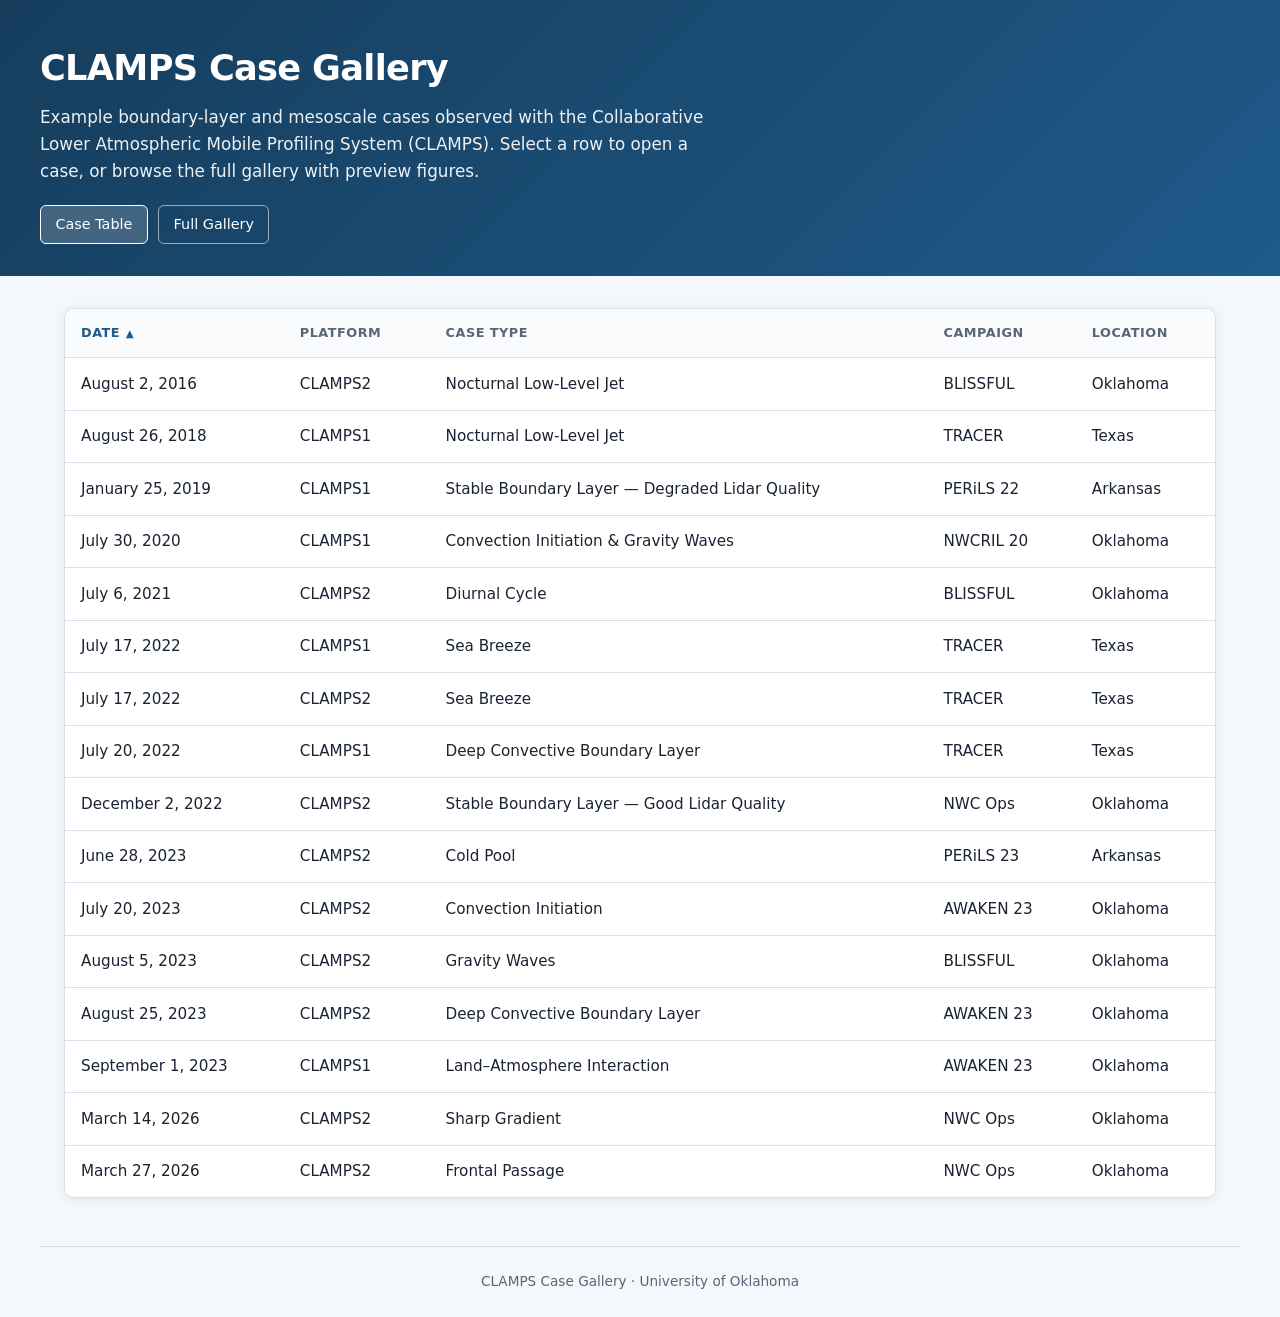
<file: index.html>
<!DOCTYPE html>
<html lang="en">
<head>
  <meta charset="utf-8">
  <meta name="viewport" content="width=device-width, initial-scale=1">
  <title>CLAMPS Case Gallery</title>
  <meta name="description" content="A directory of CLAMPS example cases with instrument visualizations.">
  <base href="./">
  <link rel="stylesheet" href="css/style.css">
</head>
<body>
  <header class="site-header">
    <div class="site-header__inner">
      <h1>CLAMPS Case Gallery</h1>
      <p>
        Example boundary-layer and mesoscale cases observed with the Collaborative
        Lower Atmospheric Mobile Profiling System (CLAMPS). Select a row to open
        a case, or browse the full gallery with preview figures.
      </p>
      <div class="header-actions">
        <a href="index.html" class="header-link header-link--active" aria-current="page">Case Table</a>
        <a href="gallery.html" class="header-link">Full Gallery</a>
      </div>
    </div>
  </header>

  <main>
    <div class="table-panel">
      <table class="case-table" aria-label="CLAMPS example cases">
        <thead>
          <tr>
            <th scope="col">
              <button type="button" class="case-table__sort" data-column="date" aria-sort="ascending">
                Date <span class="case-table__sort-indicator" aria-hidden="true"></span>
              </button>
            </th>
            <th scope="col">
              <button type="button" class="case-table__sort" data-column="platform" aria-sort="none">
                Platform <span class="case-table__sort-indicator" aria-hidden="true"></span>
              </button>
            </th>
            <th scope="col">
              <button type="button" class="case-table__sort" data-column="title" aria-sort="none">
                Case type <span class="case-table__sort-indicator" aria-hidden="true"></span>
              </button>
            </th>
            <th scope="col">
              <button type="button" class="case-table__sort" data-column="campaign" aria-sort="none">
                Campaign <span class="case-table__sort-indicator" aria-hidden="true"></span>
              </button>
            </th>
            <th scope="col">
              <button type="button" class="case-table__sort" data-column="location" aria-sort="none">
                Location <span class="case-table__sort-indicator" aria-hidden="true"></span>
              </button>
            </th>
          </tr>
        </thead>
        <tbody id="case-table-body">
          <tr class="case-table__row" tabindex="0" role="link" data-href="case.html?id=nllj_c2" data-date="2016-08-02" data-platform="CLAMPS2" data-title="Nocturnal Low-Level Jet" data-campaign="BLISSFUL" data-location="Oklahoma">
            <td><a href="case.html?id=nllj_c2">August 2, 2016</a></td>
            <td>CLAMPS2</td>
            <td>Nocturnal Low-Level Jet</td>
            <td>BLISSFUL</td>
            <td>Oklahoma</td>
          </tr>
          <tr class="case-table__row" tabindex="0" role="link" data-href="case.html?id=nllj_c1" data-date="2018-08-26" data-platform="CLAMPS1" data-title="Nocturnal Low-Level Jet" data-campaign="TRACER" data-location="Texas">
            <td><a href="case.html?id=nllj_c1">August 26, 2018</a></td>
            <td>CLAMPS1</td>
            <td>Nocturnal Low-Level Jet</td>
            <td>TRACER</td>
            <td>Texas</td>
          </tr>
          <tr class="case-table__row" tabindex="0" role="link" data-href="case.html?id=stable_bad_dl_c1" data-date="2019-01-25" data-platform="CLAMPS1" data-title="Stable Boundary Layer — Degraded Lidar Quality" data-campaign="PERiLS 22" data-location="Arkansas">
            <td><a href="case.html?id=stable_bad_dl_c1">January 25, 2019</a></td>
            <td>CLAMPS1</td>
            <td>Stable Boundary Layer — Degraded Lidar Quality</td>
            <td>PERiLS 22</td>
            <td>Arkansas</td>
          </tr>
          <tr class="case-table__row" tabindex="0" role="link" data-href="case.html?id=ci_gravity_waves_c1" data-date="2020-07-30" data-platform="CLAMPS1" data-title="Convection Initiation &amp; Gravity Waves" data-campaign="NWCRIL 20" data-location="Oklahoma">
            <td><a href="case.html?id=ci_gravity_waves_c1">July 30, 2020</a></td>
            <td>CLAMPS1</td>
            <td>Convection Initiation &amp; Gravity Waves</td>
            <td>NWCRIL 20</td>
            <td>Oklahoma</td>
          </tr>
          <tr class="case-table__row" tabindex="0" role="link" data-href="case.html?id=diurnal_c2" data-date="2021-07-06" data-platform="CLAMPS2" data-title="Diurnal Cycle" data-campaign="BLISSFUL" data-location="Oklahoma">
            <td><a href="case.html?id=diurnal_c2">July 6, 2021</a></td>
            <td>CLAMPS2</td>
            <td>Diurnal Cycle</td>
            <td>BLISSFUL</td>
            <td>Oklahoma</td>
          </tr>
          <tr class="case-table__row" tabindex="0" role="link" data-href="case.html?id=sea_breeze_c1" data-date="2022-07-17" data-platform="CLAMPS1" data-title="Sea Breeze" data-campaign="TRACER" data-location="Texas">
            <td><a href="case.html?id=sea_breeze_c1">July 17, 2022</a></td>
            <td>CLAMPS1</td>
            <td>Sea Breeze</td>
            <td>TRACER</td>
            <td>Texas</td>
          </tr>
          <tr class="case-table__row" tabindex="0" role="link" data-href="case.html?id=sea_breeze_c2" data-date="2022-07-17" data-platform="CLAMPS2" data-title="Sea Breeze" data-campaign="TRACER" data-location="Texas">
            <td><a href="case.html?id=sea_breeze_c2">July 17, 2022</a></td>
            <td>CLAMPS2</td>
            <td>Sea Breeze</td>
            <td>TRACER</td>
            <td>Texas</td>
          </tr>
          <tr class="case-table__row" tabindex="0" role="link" data-href="case.html?id=deep_cbl_c1" data-date="2022-07-20" data-platform="CLAMPS1" data-title="Deep Convective Boundary Layer" data-campaign="TRACER" data-location="Texas">
            <td><a href="case.html?id=deep_cbl_c1">July 20, 2022</a></td>
            <td>CLAMPS1</td>
            <td>Deep Convective Boundary Layer</td>
            <td>TRACER</td>
            <td>Texas</td>
          </tr>
          <tr class="case-table__row" tabindex="0" role="link" data-href="case.html?id=stable_good_dl_c2" data-date="2022-12-02" data-platform="CLAMPS2" data-title="Stable Boundary Layer — Good Lidar Quality" data-campaign="NWC Ops" data-location="Oklahoma">
            <td><a href="case.html?id=stable_good_dl_c2">December 2, 2022</a></td>
            <td>CLAMPS2</td>
            <td>Stable Boundary Layer — Good Lidar Quality</td>
            <td>NWC Ops</td>
            <td>Oklahoma</td>
          </tr>
          <tr class="case-table__row" tabindex="0" role="link" data-href="case.html?id=cold_pool_c2" data-date="2023-06-28" data-platform="CLAMPS2" data-title="Cold Pool" data-campaign="PERiLS 23" data-location="Arkansas">
            <td><a href="case.html?id=cold_pool_c2">June 28, 2023</a></td>
            <td>CLAMPS2</td>
            <td>Cold Pool</td>
            <td>PERiLS 23</td>
            <td>Arkansas</td>
          </tr>
          <tr class="case-table__row" tabindex="0" role="link" data-href="case.html?id=ci_c2" data-date="2023-07-20" data-platform="CLAMPS2" data-title="Convection Initiation" data-campaign="AWAKEN 23" data-location="Oklahoma">
            <td><a href="case.html?id=ci_c2">July 20, 2023</a></td>
            <td>CLAMPS2</td>
            <td>Convection Initiation</td>
            <td>AWAKEN 23</td>
            <td>Oklahoma</td>
          </tr>
          <tr class="case-table__row" tabindex="0" role="link" data-href="case.html?id=gravity_waves_c2" data-date="2023-08-05" data-platform="CLAMPS2" data-title="Gravity Waves" data-campaign="BLISSFUL" data-location="Oklahoma">
            <td><a href="case.html?id=gravity_waves_c2">August 5, 2023</a></td>
            <td>CLAMPS2</td>
            <td>Gravity Waves</td>
            <td>BLISSFUL</td>
            <td>Oklahoma</td>
          </tr>
          <tr class="case-table__row" tabindex="0" role="link" data-href="case.html?id=deep_cbl_c2" data-date="2023-08-25" data-platform="CLAMPS2" data-title="Deep Convective Boundary Layer" data-campaign="AWAKEN 23" data-location="Oklahoma">
            <td><a href="case.html?id=deep_cbl_c2">August 25, 2023</a></td>
            <td>CLAMPS2</td>
            <td>Deep Convective Boundary Layer</td>
            <td>AWAKEN 23</td>
            <td>Oklahoma</td>
          </tr>
          <tr class="case-table__row" tabindex="0" role="link" data-href="case.html?id=la_interaction_c1" data-date="2023-09-01" data-platform="CLAMPS1" data-title="Land–Atmosphere Interaction" data-campaign="AWAKEN 23" data-location="Oklahoma">
            <td><a href="case.html?id=la_interaction_c1">September 1, 2023</a></td>
            <td>CLAMPS1</td>
            <td>Land–Atmosphere Interaction</td>
            <td>AWAKEN 23</td>
            <td>Oklahoma</td>
          </tr>
          <tr class="case-table__row" tabindex="0" role="link" data-href="case.html?id=sharp_grad_c2" data-date="2026-03-14" data-platform="CLAMPS2" data-title="Sharp Gradient" data-campaign="NWC Ops" data-location="Oklahoma">
            <td><a href="case.html?id=sharp_grad_c2">March 14, 2026</a></td>
            <td>CLAMPS2</td>
            <td>Sharp Gradient</td>
            <td>NWC Ops</td>
            <td>Oklahoma</td>
          </tr>
          <tr class="case-table__row" tabindex="0" role="link" data-href="case.html?id=fropa_c2" data-date="2026-03-27" data-platform="CLAMPS2" data-title="Frontal Passage" data-campaign="NWC Ops" data-location="Oklahoma">
            <td><a href="case.html?id=fropa_c2">March 27, 2026</a></td>
            <td>CLAMPS2</td>
            <td>Frontal Passage</td>
            <td>NWC Ops</td>
            <td>Oklahoma</td>
          </tr>
        </tbody>
      </table>
    </div>
  </main>

  <footer class="site-footer">
    CLAMPS Case Gallery &middot; University of Oklahoma
  </footer>

  <script type="module" src="js/home.js"></script>
</body>
</html>
</file>
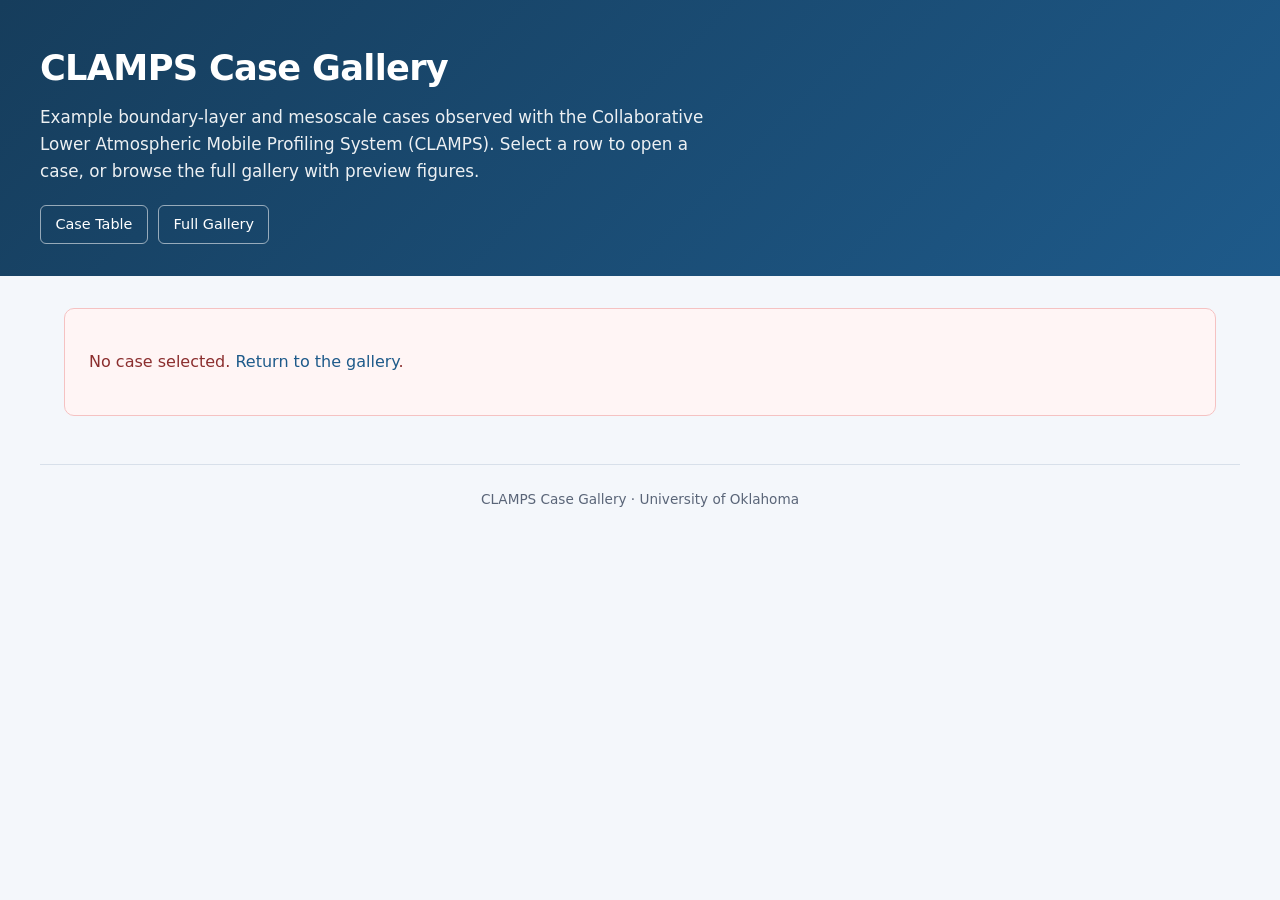
<file: case.html>
<!DOCTYPE html>
<html lang="en">
<head>
  <meta charset="utf-8">
  <meta name="viewport" content="width=device-width, initial-scale=1">
  <title>Case — CLAMPS Case Gallery</title>
  <meta name="description" content="CLAMPS example case detail page.">
  <base href="./">
  <link rel="stylesheet" href="css/style.css">
</head>
<body>
  <header class="site-header">
    <div class="site-header__inner">
      <h1>CLAMPS Case Gallery</h1>
      <p>
        Example boundary-layer and mesoscale cases observed with the Collaborative
        Lower Atmospheric Mobile Profiling System (CLAMPS). Select a row to open
        a case, or browse the full gallery with preview figures.
      </p>
      <div class="header-actions">
        <a href="index.html" class="header-link">Case Table</a>
        <a href="gallery.html" class="header-link">Full Gallery</a>
      </div>
    </div>
  </header>

  <main id="case-content">
    <p class="empty-state">Loading case…</p>
  </main>

  <footer class="site-footer">
    CLAMPS Case Gallery &middot; University of Oklahoma
  </footer>

  <script type="module" src="js/case.js"></script>
</body>
</html>
</file>
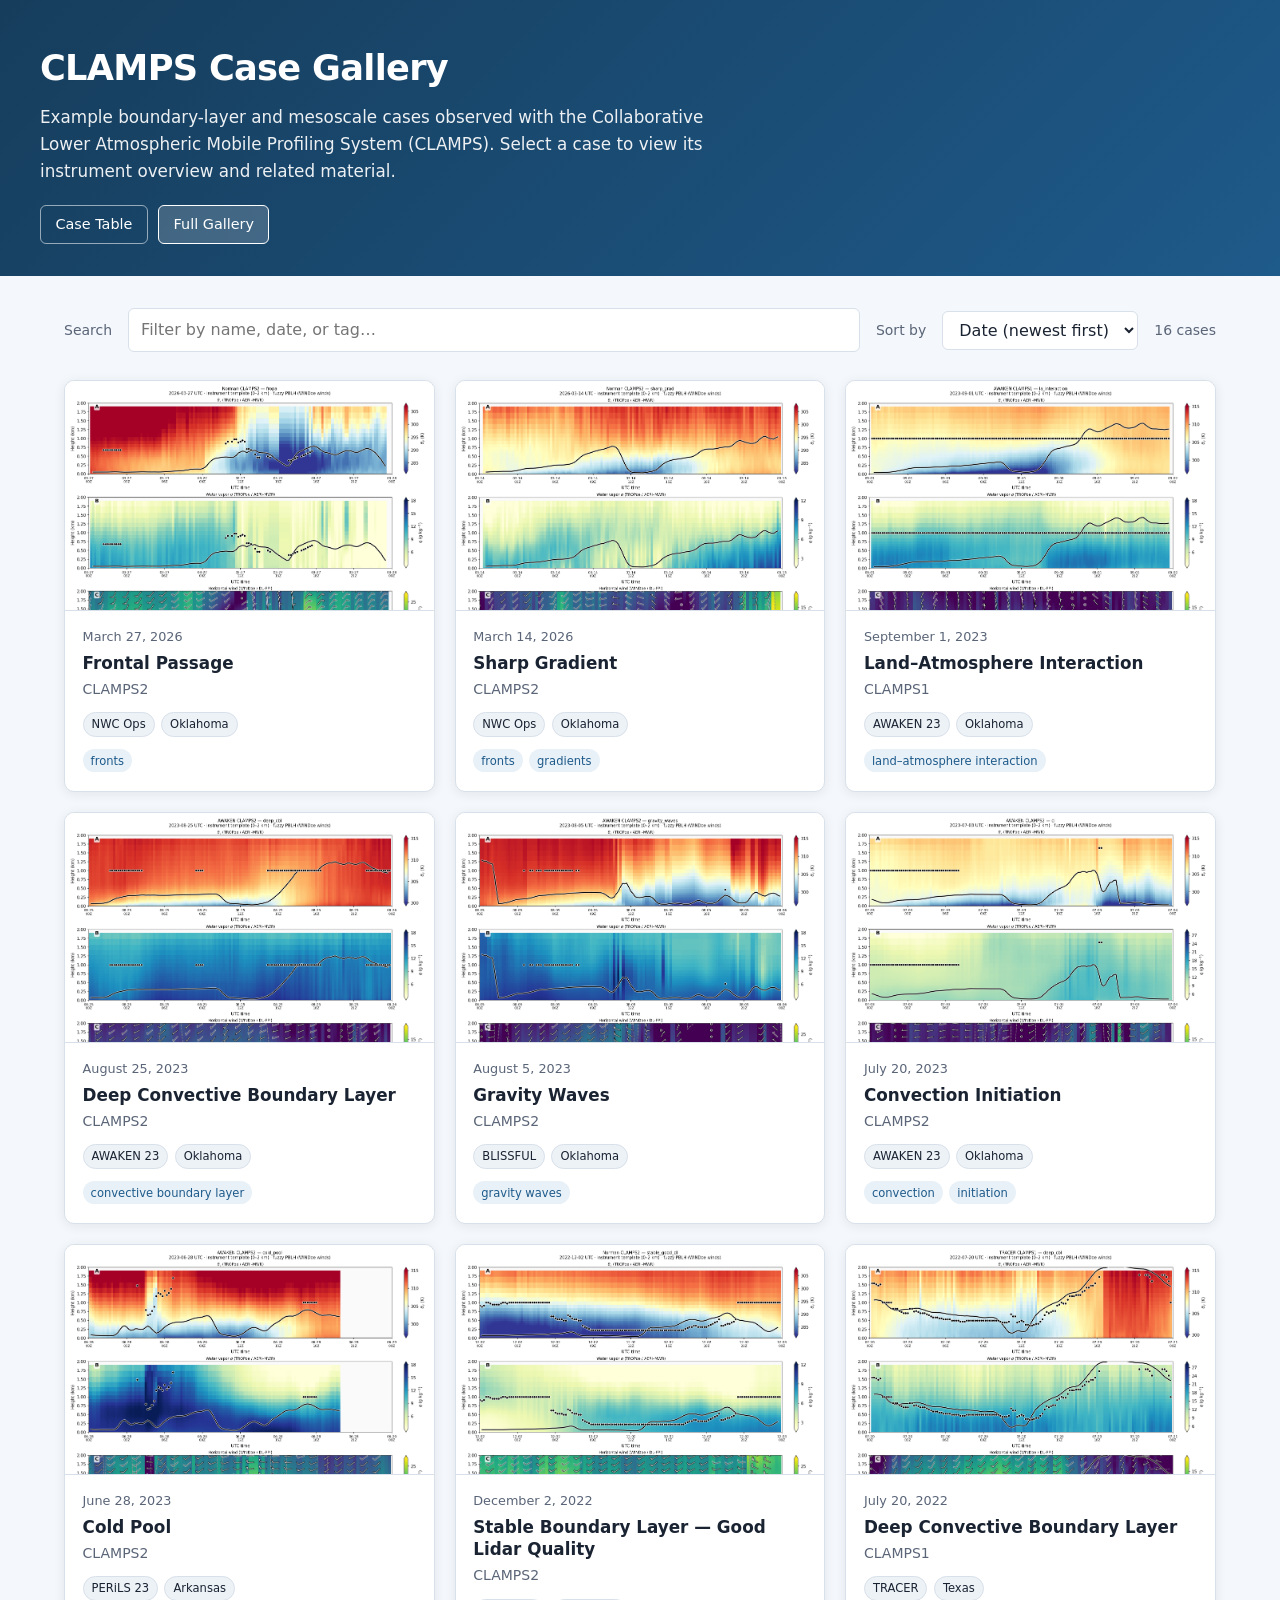
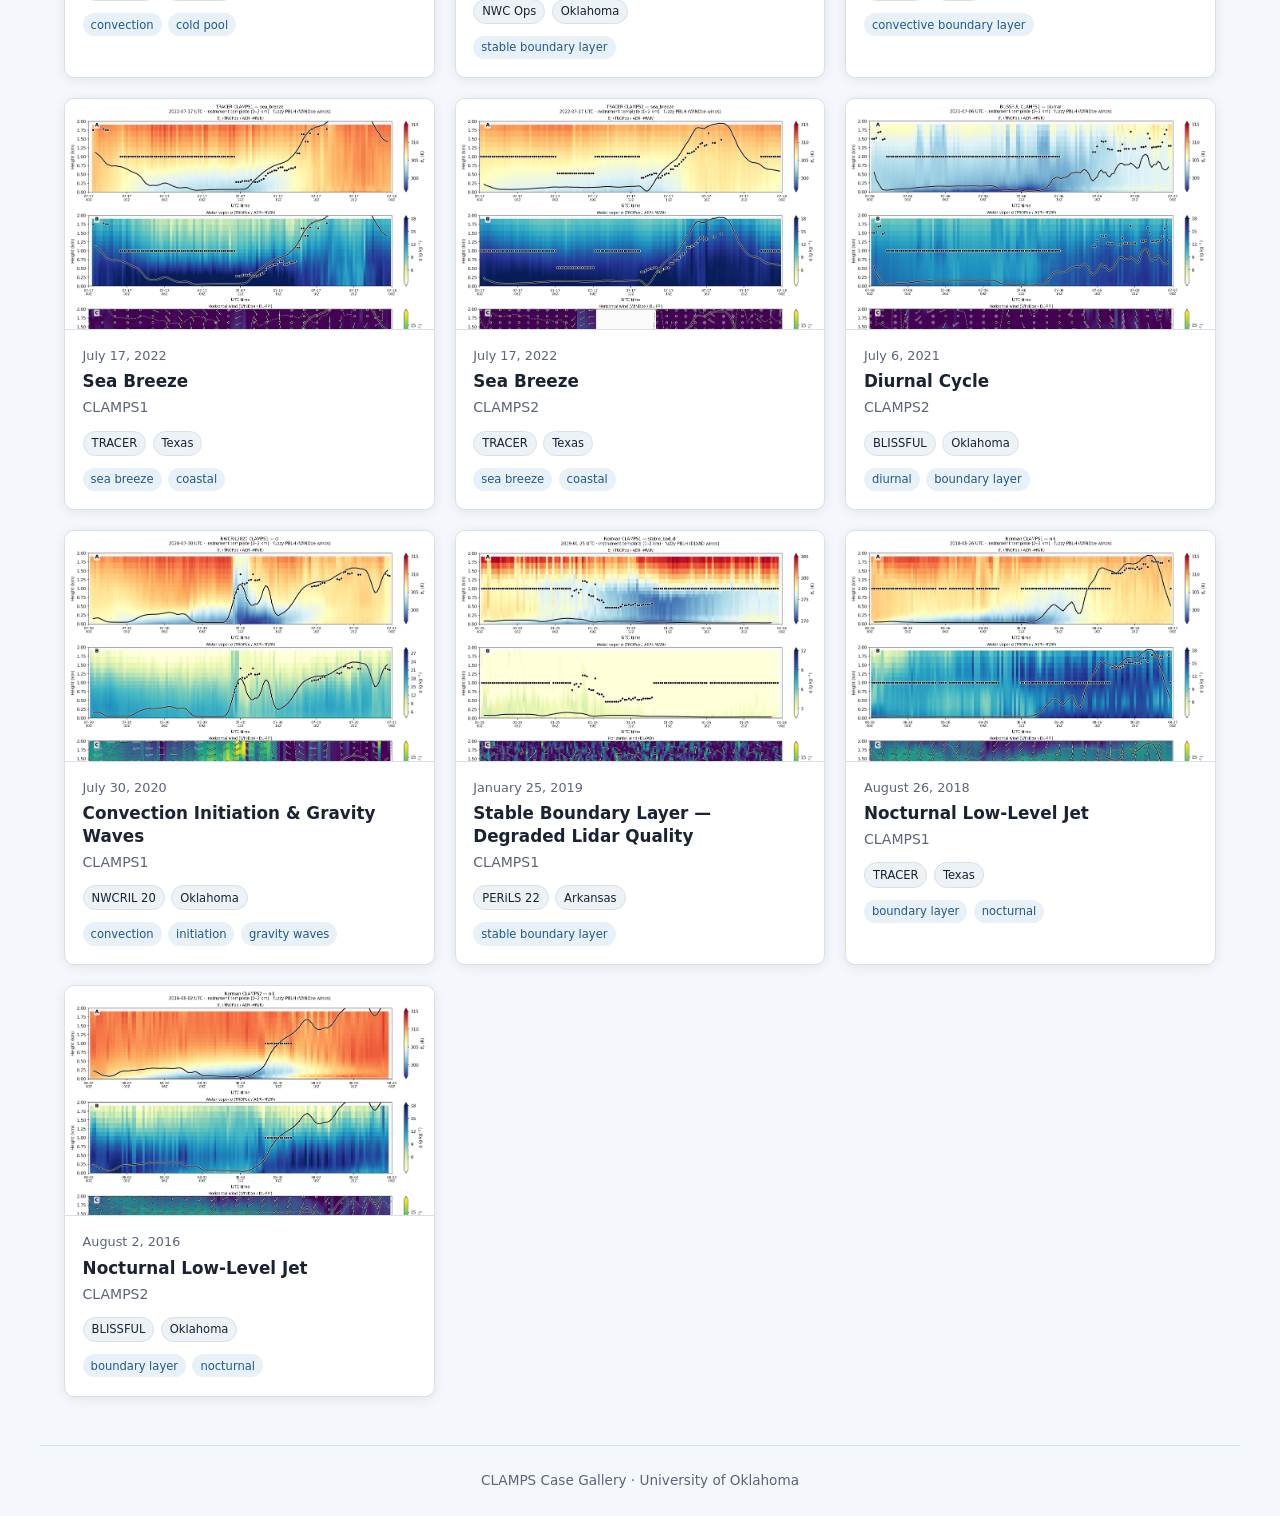
<file: gallery.html>
<!DOCTYPE html>
<html lang="en">
<head>
  <meta charset="utf-8">
  <meta name="viewport" content="width=device-width, initial-scale=1">
  <title>All Cases — CLAMPS Case Gallery</title>
  <meta name="description" content="Browse all CLAMPS example cases with instrument visualizations.">
  <base href="./">
  <link rel="stylesheet" href="css/style.css">
</head>
<body>
  <header class="site-header">
    <div class="site-header__inner">
      <h1>CLAMPS Case Gallery</h1>
      <p>
        Example boundary-layer and mesoscale cases observed with the Collaborative
        Lower Atmospheric Mobile Profiling System (CLAMPS). Select a case to view
        its instrument overview and related material.
      </p>
      <div class="header-actions">
        <a href="index.html" class="header-link">Case Table</a>
        <a href="gallery.html" class="header-link header-link--active" aria-current="page">Full Gallery</a>
      </div>
    </div>
  </header>

  <main>
    <div class="controls">
      <label for="search">Search</label>
      <input id="search" type="search" placeholder="Filter by name, date, or tag…" autocomplete="off">

      <label for="sort">Sort by</label>
      <select id="sort">
        <option value="date-desc">Date (newest first)</option>
        <option value="date-asc">Date (oldest first)</option>
        <option value="title">Title</option>
      </select>

      <span id="case-count" class="case-count"></span>
    </div>

    <ul id="case-grid" class="case-grid" aria-live="polite">
      <li class="empty-state">Loading cases…</li>
    </ul>
  </main>

  <footer class="site-footer">
    CLAMPS Case Gallery &middot; University of Oklahoma
  </footer>

  <script type="module" src="js/gallery.js"></script>
</body>
</html>
</file>
<file: css/style.css>
:root {
  --bg: #f4f7fb;
  --surface: #ffffff;
  --text: #1a2332;
  --text-muted: #5a6578;
  --accent: #1e5a8a;
  --accent-light: #e8f1f8;
  --border: #d8e0ea;
  --shadow: 0 2px 12px rgba(26, 35, 50, 0.08);
  --radius: 10px;
  --max-width: 1200px;
  --font: "Segoe UI", system-ui, -apple-system, sans-serif;
}

*,
*::before,
*::after {
  box-sizing: border-box;
}

html {
  scroll-behavior: smooth;
}

body {
  margin: 0;
  font-family: var(--font);
  font-size: 16px;
  line-height: 1.6;
  color: var(--text);
  background: var(--bg);
  min-height: 100vh;
}

a {
  color: var(--accent);
  text-decoration: none;
}

a:hover {
  text-decoration: underline;
}

.site-header {
  background: linear-gradient(135deg, #163d5c 0%, #1e5a8a 100%);
  color: #fff;
  padding: 2.5rem 1.5rem 2rem;
}

.site-header__inner {
  max-width: var(--max-width);
  margin: 0 auto;
}

.site-header h1 {
  margin: 0 0 0.5rem;
  font-size: clamp(1.6rem, 4vw, 2.2rem);
  font-weight: 600;
  letter-spacing: -0.02em;
}

.site-header p {
  margin: 0;
  max-width: 42rem;
  opacity: 0.92;
  font-size: 1.05rem;
}

.site-nav {
  margin-top: 1.25rem;
}

.site-nav a {
  color: #fff;
  font-size: 0.9rem;
  opacity: 0.85;
}

.site-nav a:hover {
  opacity: 1;
}

.site-nav__sep {
  opacity: 0.55;
  margin: 0 0.35rem;
}

.header-actions {
  display: flex;
  flex-wrap: wrap;
  gap: 0.65rem;
  margin-top: 1.25rem;
}

.header-link {
  display: inline-block;
  padding: 0.45rem 0.9rem;
  border: 1px solid rgba(255, 255, 255, 0.55);
  border-radius: 6px;
  color: #fff;
  font-size: 0.9rem;
  font-weight: 500;
  text-decoration: none;
}

.header-link:hover {
  background: rgba(255, 255, 255, 0.12);
  text-decoration: none;
}

.header-link--active {
  background: rgba(255, 255, 255, 0.18);
  border-color: #fff;
}

main {
  max-width: var(--max-width);
  margin: 0 auto;
  padding: 2rem 1.5rem 3rem;
}

.controls {
  display: flex;
  flex-wrap: wrap;
  gap: 1rem;
  align-items: center;
  margin-bottom: 1.75rem;
}

.controls label {
  font-size: 0.875rem;
  color: var(--text-muted);
  font-weight: 500;
}

.controls select,
.controls input[type="search"] {
  font: inherit;
  padding: 0.5rem 0.75rem;
  border: 1px solid var(--border);
  border-radius: 6px;
  background: var(--surface);
  color: var(--text);
}

.controls input[type="search"] {
  min-width: 220px;
  flex: 1;
}

.case-count {
  margin-left: auto;
  font-size: 0.875rem;
  color: var(--text-muted);
}

.table-panel {
  background: var(--surface);
  border: 1px solid var(--border);
  border-radius: var(--radius);
  box-shadow: var(--shadow);
  overflow: hidden;
}

.case-table {
  width: 100%;
  border-collapse: collapse;
  font-size: 0.95rem;
}

.case-table thead {
  background: #fafbfd;
  border-bottom: 1px solid var(--border);
}

.case-table th,
.case-table td {
  padding: 0.85rem 1rem;
  text-align: left;
  vertical-align: top;
}

.case-table th {
  padding: 0;
  font-size: 0.8rem;
  font-weight: 600;
  text-transform: uppercase;
  letter-spacing: 0.04em;
  color: var(--text-muted);
}

.case-table__sort {
  display: flex;
  align-items: center;
  gap: 0.35rem;
  width: 100%;
  padding: 0.85rem 1rem;
  border: 0;
  background: transparent;
  font: inherit;
  font-weight: 600;
  text-transform: uppercase;
  letter-spacing: 0.04em;
  color: inherit;
  text-align: left;
  cursor: pointer;
}

.case-table__sort:hover {
  color: var(--accent);
  background: #f0f4f8;
}

.case-table__sort:focus {
  outline: none;
}

.case-table__sort:focus-visible {
  box-shadow: inset 0 0 0 2px var(--accent);
}

.case-table__sort--active {
  color: var(--accent);
}

.case-table__sort:disabled {
  cursor: default;
  opacity: 0.65;
}

.case-table__sort:disabled:hover {
  color: inherit;
  background: transparent;
}

.case-table__sort-indicator {
  font-size: 0.65rem;
  line-height: 1;
}

.case-table tbody tr + tr {
  border-top: 1px solid var(--border);
}

.case-table__row {
  cursor: pointer;
  transition: background 0.12s ease;
}

.case-table__row:hover,
.case-table__row:focus {
  background: var(--accent-light);
  outline: none;
}

.case-table__row:focus-visible {
  box-shadow: inset 0 0 0 2px var(--accent);
}

.case-table td:first-child {
  white-space: nowrap;
}

.case-table td a {
  color: inherit;
  font-weight: 500;
  text-decoration: none;
}

.case-table td a:hover {
  color: var(--accent);
  text-decoration: underline;
}

.case-grid {
  display: grid;
  grid-template-columns: repeat(auto-fill, minmax(280px, 1fr));
  gap: 1.25rem;
  list-style: none;
  margin: 0;
  padding: 0;
}

.case-card {
  background: var(--surface);
  border: 1px solid var(--border);
  border-radius: var(--radius);
  overflow: hidden;
  box-shadow: var(--shadow);
  transition: transform 0.15s ease, box-shadow 0.15s ease;
}

.case-card:hover {
  transform: translateY(-2px);
  box-shadow: 0 6px 20px rgba(26, 35, 50, 0.12);
}

.case-card a {
  display: block;
  color: inherit;
  text-decoration: none;
}

.case-card__thumb {
  aspect-ratio: 16 / 10;
  background: #eef2f7;
  overflow: hidden;
  border-bottom: 1px solid var(--border);
}

.case-card__thumb img {
  width: 100%;
  height: 100%;
  object-fit: cover;
  object-position: top center;
  display: block;
}

.case-card__body {
  padding: 1rem 1.1rem 1.15rem;
}

.case-card__date {
  font-size: 0.8rem;
  color: var(--text-muted);
  margin: 0 0 0.25rem;
}

.case-card__title {
  margin: 0;
  font-size: 1.05rem;
  font-weight: 600;
  line-height: 1.35;
}

.case-card__subtitle {
  margin: 0.2rem 0 0;
  font-size: 0.875rem;
  color: var(--text-muted);
}

.tag-list {
  display: flex;
  flex-wrap: wrap;
  gap: 0.4rem;
  margin: 0.75rem 0 0;
  padding: 0;
  list-style: none;
}

.tag {
  font-size: 0.72rem;
  padding: 0.15rem 0.5rem;
  background: var(--accent-light);
  color: var(--accent);
  border-radius: 999px;
  font-weight: 500;
}

.tag--meta {
  background: #edf2f7;
  color: var(--text);
  border: 1px solid var(--border);
}

/* Case detail page */
.case-header {
  margin-bottom: 1.5rem;
}

.case-header h1 {
  margin: 0 0 0.5rem;
  font-size: clamp(1.4rem, 3.5vw, 2rem);
}

.case-meta {
  display: flex;
  flex-wrap: wrap;
  gap: 0.75rem 1.5rem;
  font-size: 0.95rem;
  color: var(--text-muted);
}

.back-link {
  display: inline-flex;
  align-items: center;
  gap: 0.35rem;
  font-size: 0.9rem;
  font-weight: 500;
  margin-bottom: 0.5rem;
  margin-right: 1rem;
}

.figure-panel {
  background: var(--surface);
  border: 1px solid var(--border);
  border-radius: var(--radius);
  box-shadow: var(--shadow);
  overflow: hidden;
  margin-bottom: 2rem;
}

.figure-panel__header {
  padding: 0.85rem 1.25rem;
  border-bottom: 1px solid var(--border);
  font-weight: 600;
  font-size: 0.95rem;
  background: #fafbfd;
}

.figure-panel__body {
  padding: 0.5rem;
  line-height: 0;
}

.figure-panel__body img {
  width: 100%;
  height: auto;
  display: block;
}

.content-section {
  background: var(--surface);
  border: 1px solid var(--border);
  border-radius: var(--radius);
  padding: 1.25rem 1.5rem;
  margin-bottom: 1.25rem;
}

.content-section h2 {
  margin: 0 0 0.5rem;
  font-size: 1.1rem;
}

.content-section p {
  margin: 0;
  color: var(--text-muted);
  font-size: 0.95rem;
}

.placeholder-note {
  border-style: dashed;
  background: #fafbfd;
}

.site-footer {
  max-width: var(--max-width);
  margin: 0 auto;
  padding: 1.5rem;
  font-size: 0.85rem;
  color: var(--text-muted);
  border-top: 1px solid var(--border);
  text-align: center;
}

.empty-state {
  text-align: center;
  padding: 3rem 1rem;
  color: var(--text-muted);
}

.error-state {
  background: #fff5f5;
  border: 1px solid #f5c2c2;
  border-radius: var(--radius);
  padding: 1.5rem;
  color: #8b2e2e;
}

@media (max-width: 600px) {
  .controls {
    flex-direction: column;
    align-items: stretch;
  }

  .case-count {
    margin-left: 0;
  }

  .table-panel {
    overflow-x: auto;
  }

  .case-table {
    min-width: 640px;
  }
}
</file>
